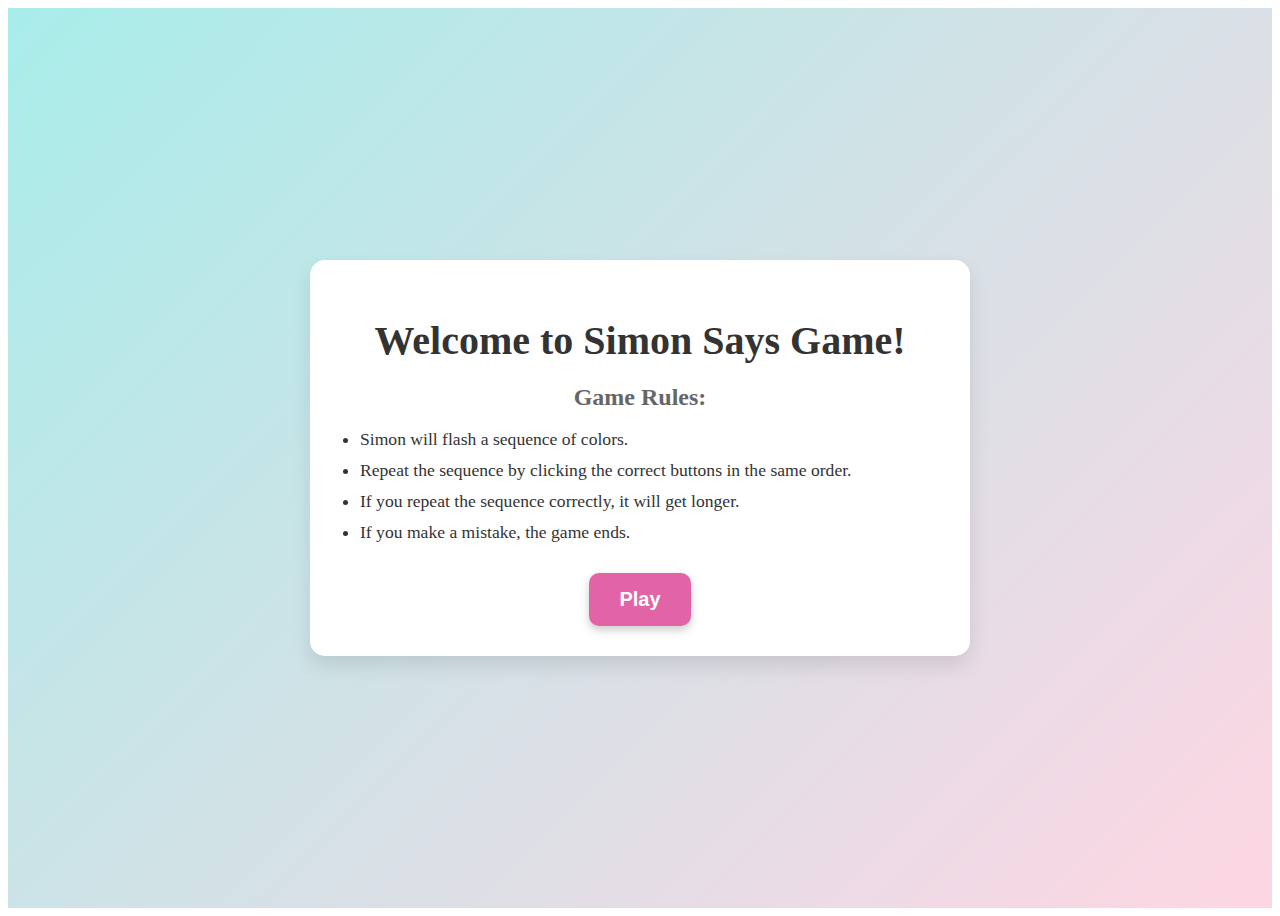
<file: index.html>
<!DOCTYPE html>
<html lang="en">
  <head>
    <meta charset="UTF-8" />
    <meta name="viewport" content="width=device-width, initial-scale=1.0" />
    <title>Simon Says Game</title>
    <link rel="stylesheet" href="simon1.css" />
    <link
      href="https://fonts.googleapis.com/css2?family=Poppins:wght@400;600&display=swap"
      rel="stylesheet"
    />
  </head>
  <body>
    <!-- Welcome Page Container -->
    <div class="welcome-wrapper">
      <div class="welcome-container">
        <h1>Welcome to Simon Says Game!</h1>

        <h2>Game Rules:</h2>
        <ul>
          <li>Simon will flash a sequence of colors.</li>
          <li>Repeat the sequence by clicking the correct buttons in the same order.</li>
          <li>If you repeat the sequence correctly, it will get longer.</li>
          <li>If you make a mistake, the game ends.</li>
        </ul>

        <button id="play-btn">Play</button>
      </div>
    </div>

    <script>
      document.getElementById("play-btn").onclick = function() {
        window.location.href = "game.html"; // Redirect to the game page
      };
    </script>
  </body>
</html>
</file>
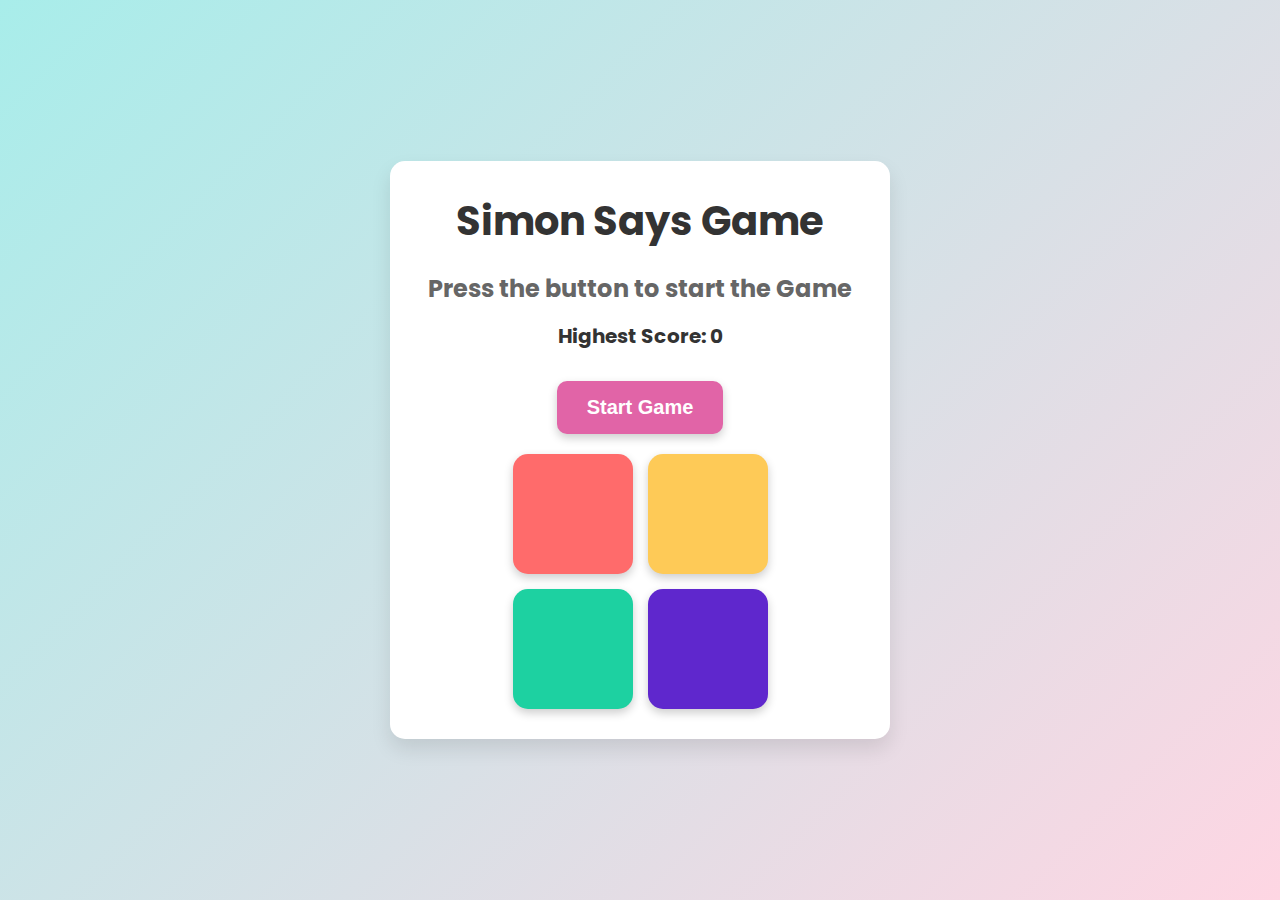
<file: game.html>
<!DOCTYPE html>
<html lang="en">
  <head>
    <meta charset="UTF-8" />
    <meta name="viewport" content="width=device-width, initial-scale=1.0" />
    <title>Simon Says Game</title>
    <link rel="stylesheet" href="simon.css" />
    <link
      href="https://fonts.googleapis.com/css2?family=Poppins:wght@400;600&display=swap"
      rel="stylesheet"
    />
  </head>
  <body>
    <!-- Main Game Container -->
    <div class="game-wrapper">
      <div class="game-container">
        <h1>Simon Says Game</h1>
        <h2>Press the button to start the Game</h2>

        <!-- High Score Display -->
        <h3 id="highest-score">Highest Score: 0</h3>

        <!-- Start Game Button -->
        <button id="start-btn">Start Game</button>

        <div class="btn-container">
          <div class="line-one">
            <div class="btn red" id="red"></div>
            <div class="btn yellow" id="yellow"></div>
          </div>
          <div class="line-two">
            <div class="btn green" id="green"></div>
            <div class="btn purple" id="purple"></div>
          </div>
        </div>
      </div>
    </div>

    <script src="simon.js"></script>
  </body>
</html>
</file>
<file: simon1.css>
/* Welcome Page Styling */
.welcome-wrapper {
  display: flex;
  justify-content: center;
  align-items: center;
  height: 100vh;
  background: linear-gradient(135deg, #a8edea 0%, #fed6e3 100%);
}

.welcome-container {
  background-color: white;
  border-radius: 15px;
  padding: 30px;
  text-align: center;
  box-shadow: 0 10px 20px rgba(0, 0, 0, 0.1);
  max-width: 600px;
  width: 100%;
}

h1 {
  font-size: 2.5rem;
  color: #333;
  margin-bottom: 20px;
}

h2 {
  font-size: 1.5rem;
  color: #666;
  margin-bottom: 15px;
}

ul {
  text-align: left;
  font-size: 1.1rem;
  color: #333;
  margin-bottom: 30px;
  padding-left: 20px;
}

ul li {
  margin-bottom: 10px;
}

#play-btn {
  padding: 15px 30px;
  font-size: 1.25rem;
  font-weight: 600;
  color: white;
  background-color: #e164a7;
  border: none;
  border-radius: 10px;
  cursor: pointer;
  transition: background-color 0.3s ease, transform 0.3s ease,
    box-shadow 0.3s ease;
  box-shadow: 0 4px 10px rgba(0, 0, 0, 0.2);
}

#play-btn:hover {
  background-color: #ee5253;
  transform: scale(1.05);
  box-shadow: 0 6px 12px rgba(0, 0, 0, 0.25);
}

#play-btn:active {
  background-color: #ff3f3f;
  transform: scale(1);
  box-shadow: 0 3px 8px rgba(0, 0, 0, 0.2);
}
</file>
<file: simon.css>
/* General Styling */
* {
  margin: 0;
  padding: 0;
  box-sizing: border-box;
}

body {
  display: flex;
  justify-content: center;
  align-items: center;
  height: 100vh;
  background-color: #f5f5f5;
  font-family: "Poppins", sans-serif;
}

/* Game Wrapper for Fullscreen Centering */
.game-wrapper {
  display: flex;
  justify-content: center;
  align-items: center;
  height: 100%;
  width: 100%;
  background: linear-gradient(135deg, #a8edea 0%, #fed6e3 100%);
}

/* Game Container */
.game-container {
  background-color: white;
  border-radius: 15px;
  padding: 30px;
  box-shadow: 0 10px 20px rgba(0, 0, 0, 0.1);
  text-align: center;
  max-width: 500px;
  width: 100%;
}

h1 {
  font-size: 2.5rem;
  color: #333;
  margin-bottom: 10px;
}

h2 {
  font-size: 1.5rem;
  color: #666;
  margin-bottom: 20px;
}

/* High Score Styling */
#highest-score {
  font-size: 1.25rem;
  color: #333;
  margin-bottom: 30px;
}

/* Start Game Button */

#start-btn {
  padding: 15px 30px;
  font-size: 1.25rem;
  font-weight: 600;
  color: white;
  background-color: #e164a7;
  border: none;
  border-radius: 10px;
  cursor: pointer;
  transition: background-color 0.3s ease, transform 0.3s ease,
    box-shadow 0.3s ease;
  box-shadow: 0 4px 10px rgba(0, 0, 0, 0.2);
  margin-bottom: 20px;
}

#start-btn:hover {
  background-color: #ee5253;
  transform: scale(1.05);
  box-shadow: 0 6px 12px rgba(0, 0, 0, 0.25);
}

#start-btn:active {
  background-color: #ff3f3f;
  transform: scale(1);
  box-shadow: 0 3px 8px rgba(0, 0, 0, 0.2);
}

/* Buttons */
.btn {
  height: 120px;
  width: 120px;
  border-radius: 15px;
  box-shadow: 0 4px 10px rgba(0, 0, 0, 0.2);
  cursor: pointer;
  transition: transform 0.2s, box-shadow 0.2s;
}

/* Button Container */
.btn-container {
  display: flex;
  flex-wrap: wrap;
  justify-content: center;
  gap: 15px;
  width: 100%;
}

.line-one,
.line-two {
  display: flex;
  justify-content: center;
  gap: 15px;
}

.btn:hover {
  transform: scale(1.05);
  box-shadow: 0 6px 12px rgba(0, 0, 0, 0.25);
}

.red {
  background-color: #ff6b6b;
}

.yellow {
  background-color: #feca57;
}

.green {
  background-color: #1dd1a1;
}

.purple {
  background-color: #5f27cd;
}

/* Flashing Effect */
.flash {
  background-color: white !important;
}

.userflash {
  background-color: lightgreen !important;
}

/* Responsive Design */
@media (max-width: 768px) {
  .btn {
    height: 100px;
    width: 100px;
  }
  .game-container {
    padding: 20px;
  }
}


/* Welcome Page Styling */
.welcome-wrapper {
  display: flex;
  justify-content: center;
  align-items: center;
  height: 100vh;
  background: linear-gradient(135deg, #a8edea 0%, #fed6e3 100%);
}

.welcome-container {
  background-color: white;
  border-radius: 15px;
  padding: 30px;
  text-align: center;
  box-shadow: 0 10px 20px rgba(0, 0, 0, 0.1);
  max-width: 600px;
  width: 100%;
}

h1 {
  font-size: 2.5rem;
  color: #333;
  margin-bottom: 20px;
}

h2 {
  font-size: 1.5rem;
  color: #666;
  margin-bottom: 15px;
}

ul {
  text-align: left;
  font-size: 1.1rem;
  color: #333;
  margin-bottom: 30px;
  padding-left: 20px;
}

ul li {
  margin-bottom: 10px;
}

#play-btn {
  padding: 15px 30px;
  font-size: 1.25rem;
  font-weight: 600;
  color: white;
  background-color: #e164a7;
  border: none;
  border-radius: 10px;
  cursor: pointer;
  transition: background-color 0.3s ease, transform 0.3s ease,
    box-shadow 0.3s ease;
  box-shadow: 0 4px 10px rgba(0, 0, 0, 0.2);
}

#play-btn:hover {
  background-color: #ee5253;
  transform: scale(1.05);
  box-shadow: 0 6px 12px rgba(0, 0, 0, 0.25);
}

#play-btn:active {
  background-color: #ff3f3f;
  transform: scale(1);
  box-shadow: 0 3px 8px rgba(0, 0, 0, 0.2);
}
</file>
